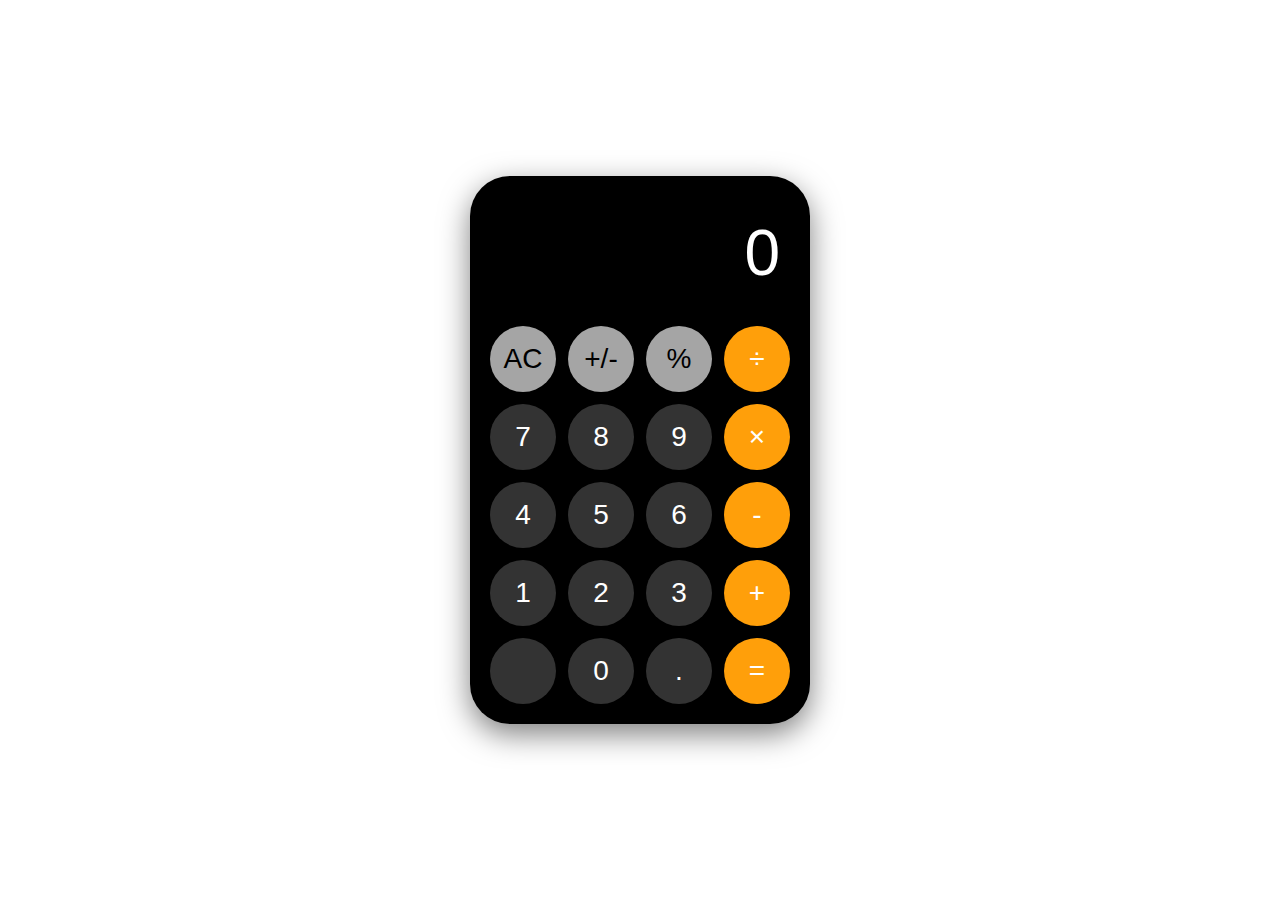
<file: Calculate/index.html>
<!DOCTYPE html>
<html lang="ru">
<head>
    <meta charset="UTF-8">
    <meta name="viewport" content="width=device-width, initial-scale=1.0">
    <title>Морозов Владислав 241-321 Калькулятор</title>
    <style>
        body {
            font-family: -apple-system, BlinkMacSystemFont, 'Segoe UI', Roboto, Oxygen, Ubuntu, Cantarell, 'Open Sans', 'Helvetica Neue', sans-serif;
            display: flex;
            justify-content: center;
            align-items: center;
            height: 100vh;
            margin: 0;
            background-color: white;
        }
        .calculator {
            background-color: #000;
            border-radius: 40px;
            width: 300px;
            padding: 20px;
            box-shadow: 0 10px 30px rgba(0, 0, 0, 0.5);
        }
        .display {
            color: white;
            text-align: right;
            font-size: 64px;
            padding: 20px 10px;
            margin-bottom: 10px;
            height: 80px;
            overflow: hidden;
            white-space: nowrap;
            text-overflow: ellipsis;
        }
        .buttons {
            display: grid;
            grid-template-columns: repeat(4, 1fr);
            gap: 12px;
        }
        button {
            width: 66px;
            height: 66px;
            border-radius: 50%;
            font-size: 28px;
            border: none;
            cursor: pointer;
            transition: all 0.2s;
            display: flex;
            justify-content: center;
            align-items: center;
            margin: 0 auto;
        }
        button:active {
            transform: scale(0.95);
            opacity: 0.8;
        }
        .gray {
            background-color: #a5a5a5;
            color: black;
        }
        .dark {
            background-color: #333;
            color: white;
        }
        .orange {
            background-color: #ff9f0a;
            color: white;
        }
        .wide {
            width: 100%;
            grid-column: span 2;
            border-radius: 35px;
            justify-content: flex-start;
            padding-left: 28px;
        }
    </style>
</head>
<body>
    <div class="calculator">
        <div class="display" id="display">0</div>
        <div class="buttons">
            <!-- Первый ряд -->
            <button class="gray" onclick="clearDisplay()">AC</button>
            <button class="gray" onclick="toggleSign()">+/-</button>
            <button class="gray" onclick="appendPercentage()">%</button>
            <button class="orange" onclick="appendToDisplay('÷')">÷</button>
            
            <!-- Второй ряд -->
            <button class="dark" onclick="appendToDisplay('7')">7</button>
            <button class="dark" onclick="appendToDisplay('8')">8</button>
            <button class="dark" onclick="appendToDisplay('9')">9</button>
            <button class="orange" onclick="appendToDisplay('×')">×</button>
            
            <!-- Третий ряд -->
            <button class="dark" onclick="appendToDisplay('4')">4</button>
            <button class="dark" onclick="appendToDisplay('5')">5</button>
            <button class="dark" onclick="appendToDisplay('6')">6</button>
            <button class="orange" onclick="appendToDisplay('-')">-</button>
            
            <!-- Четвертый ряд -->
            <button class="dark" onclick="appendToDisplay('1')">1</button>
            <button class="dark" onclick="appendToDisplay('2')">2</button>
            <button class="dark" onclick="appendToDisplay('3')">3</button>
            <button class="orange" onclick="appendToDisplay('+')">+</button>
            
            <!-- Пятый ряд -->
            <button class="dark"></button>
            <button class="dark zero" onclick="appendToDisplay('0')">0</button>
            <button class="dark" onclick="appendToDisplay('.')">.</button>
            <button class="orange" onclick="calculate()">=</button>
        </div>
    </div>

    <script>
        let currentDisplay = '0';
        let resetDisplay = false;
        const display = document.getElementById('display');
        
        function appendToDisplay(value) {
            if (currentDisplay === '0' || resetDisplay) {
                currentDisplay = value;
                resetDisplay = false;
            } else {
                currentDisplay += value;
            }
            display.textContent = currentDisplay;
        }
        
        function clearDisplay() {
            currentDisplay = '0';
            display.textContent = currentDisplay;
            document.querySelector('.gray').textContent = 'AC';
        }
        
        function toggleSign() {
            if (currentDisplay !== '0') {
                if (currentDisplay.startsWith('-')) {
                    currentDisplay = currentDisplay.substring(1);
                } else {
                    currentDisplay = '-' + currentDisplay;
                }
                display.textContent = currentDisplay;
            }
        }
        
        function appendPercentage() {
            const value = parseFloat(currentDisplay) / 100;
            currentDisplay = value.toString();
            display.textContent = currentDisplay;
        }
        
        function calculate() {
            try {
                // Заменяем символы для вычисления
                let expr = currentDisplay.replace(/×/g, '*').replace(/÷/g, '/');
                
                // Отправляем данные на сервер
                fetch('calculator.php', {
                    method: 'POST',
                    headers: {
                        'Content-Type': 'application/x-www-form-urlencoded',
                    },
                    body: `expression=${encodeURIComponent(expr)}`
                })
                .then(response => response.text())
                .then(result => {
                    currentDisplay = result;
                    display.textContent = currentDisplay;
                    resetDisplay = true;
                })
                .catch(error => {
                    display.textContent = 'Ошибка';
                    console.error('Error:', error);
                });
            } catch (error) {
                display.textContent = 'Ошибка';
            }
        }
    </script>
</body>
</html>
</file>
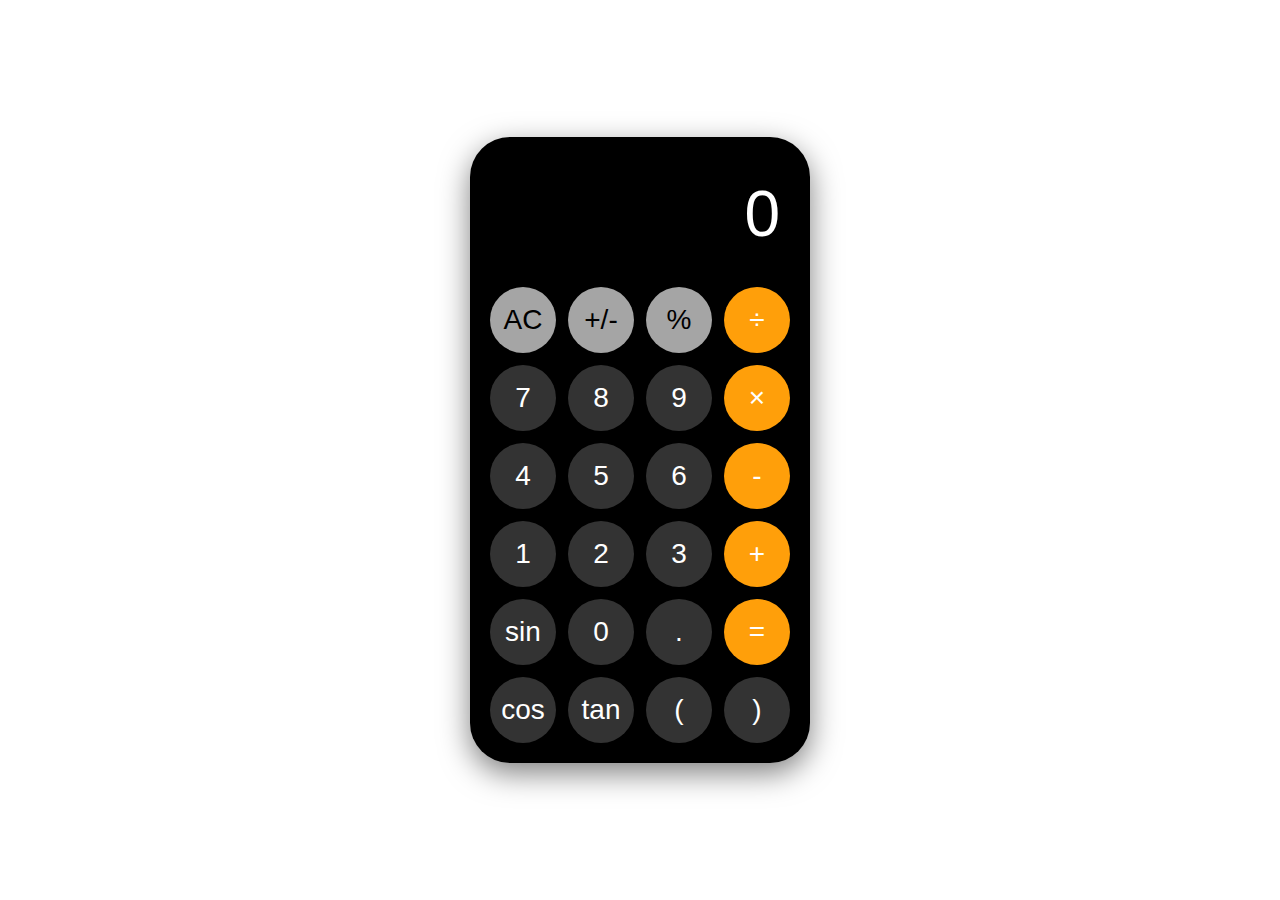
<file: Eval/index.html>
<!DOCTYPE html>
<html lang="ru">
<head>
    <meta charset="UTF-8">
    <meta name="viewport" content="width=device-width, initial-scale=1.0">
    <title>Морозов Владислав 241-321 Калькулятор</title>
    <style>
        body {
            font-family: -apple-system, BlinkMacSystemFont, 'Segoe UI', Roboto, Oxygen, Ubuntu, Cantarell, 'Open Sans', 'Helvetica Neue', sans-serif;
            display: flex;
            justify-content: center;
            align-items: center;
            height: 100vh;
            margin: 0;
            background-color: white;
        }
        .calculator {
            background-color: #000;
            border-radius: 40px;
            width: 300px;
            padding: 20px;
            box-shadow: 0 10px 30px rgba(0, 0, 0, 0.5);
        }
        .display {
            color: white;
            text-align: right;
            font-size: 64px;
            padding: 20px 10px;
            margin-bottom: 10px;
            height: 80px;
            overflow: hidden;
            white-space: nowrap;
            text-overflow: ellipsis;
        }
        .buttons {
            display: grid;
            grid-template-columns: repeat(4, 1fr);
            gap: 12px;
        }
        button {
            width: 66px;
            height: 66px;
            border-radius: 50%;
            font-size: 28px;
            border: none;
            cursor: pointer;
            transition: all 0.2s;
            display: flex;
            justify-content: center;
            align-items: center;
            margin: 0 auto;
        }
        button:active {
            transform: scale(0.95);
            opacity: 0.8;
        }
        .gray {
            background-color: #a5a5a5;
            color: black;
        }
        .dark {
            background-color: #333;
            color: white;
        }
        .orange {
            background-color: #ff9f0a;
            color: white;
        }
        .wide {
            width: 100%;
            grid-column: span 2;
            border-radius: 35px;
            justify-content: flex-start;
            padding-left: 28px;
        }
    </style>
</head>
<body>
    <div class="calculator">
        <div class="display" id="display">0</div>
        <div class="buttons">
            <!-- Первый ряд -->
            <button class="gray" onclick="clearDisplay()">AC</button>
            <button class="gray" onclick="toggleSign()">+/-</button>
            <button class="gray" onclick="appendPercentage()">%</button>
            <button class="orange" onclick="appendToDisplay('÷')">÷</button>
            
            <!-- Второй ряд -->
            <button class="dark" onclick="appendToDisplay('7')">7</button>
            <button class="dark" onclick="appendToDisplay('8')">8</button>
            <button class="dark" onclick="appendToDisplay('9')">9</button>
            <button class="orange" onclick="appendToDisplay('×')">×</button>
            
            <!-- Третий ряд -->
            <button class="dark" onclick="appendToDisplay('4')">4</button>
            <button class="dark" onclick="appendToDisplay('5')">5</button>
            <button class="dark" onclick="appendToDisplay('6')">6</button>
            <button class="orange" onclick="appendToDisplay('-')">-</button>
            
            <!-- Четвертый ряд -->
            <button class="dark" onclick="appendToDisplay('1')">1</button>
            <button class="dark" onclick="appendToDisplay('2')">2</button>
            <button class="dark" onclick="appendToDisplay('3')">3</button>
            <button class="orange" onclick="appendToDisplay('+')">+</button>
            
            <!-- Пятый ряд -->
            <button class="dark" onclick="appendToDisplay('sin(')">sin</button>
            <button class="dark zero" onclick="appendToDisplay('0')">0</button>
            <button class="dark" onclick="appendToDisplay('.')">.</button>
            <button class="orange" onclick="calculate()">=</button>

            <!-- Шестой ряд (дополнительные функции) -->
            <button class="dark" onclick="appendToDisplay('cos(')">cos</button>
            <button class="dark" onclick="appendToDisplay('tan(')">tan</button>
            <button class="dark" onclick="appendToDisplay('(')">(</button>
            <button class="dark" onclick="appendToDisplay(')')">)</button>
        </div>
    </div>

    <script>
        let currentDisplay = '0';
        let resetDisplay = false;
        const display = document.getElementById('display');
        
        function appendToDisplay(value) {
            if (currentDisplay === '0' || resetDisplay) {
                currentDisplay = value;
                resetDisplay = false;
            } else {
                currentDisplay += value;
            }
            display.textContent = currentDisplay;
        }
        
        function clearDisplay() {
            currentDisplay = '0';
            display.textContent = currentDisplay;
            document.querySelector('.gray').textContent = 'AC';
        }
        
        function toggleSign() {
            if (currentDisplay !== '0') {
                if (currentDisplay.startsWith('-')) {
                    currentDisplay = currentDisplay.substring(1);
                } else {
                    currentDisplay = '-' + currentDisplay;
                }
                display.textContent = currentDisplay;
            }
        }
        
        function appendPercentage() {
            const value = parseFloat(currentDisplay) / 100;
            currentDisplay = value.toString();
            display.textContent = currentDisplay;
        }
        
        function calculate() {
            try {
                // Заменяем символы для вычисления
                let expr = currentDisplay.replace(/×/g, '*').replace(/÷/g, '/');
                
                // Отправляем данные на сервер
                fetch('calculator.php', {
                    method: 'POST',
                    headers: {
                        'Content-Type': 'application/x-www-form-urlencoded',
                    },
                    body: `expression=${encodeURIComponent(expr)}`
                })
                .then(response => response.text())
                .then(result => {
                    currentDisplay = result;
                    display.textContent = currentDisplay;
                    resetDisplay = true;
                })
                .catch(error => {
                    display.textContent = 'Ошибка';
                    console.error('Error:', error);
                });
            } catch (error) {
                display.textContent = 'Ошибка';
            }
        }
    </script>
</body>
</html>
</file>
